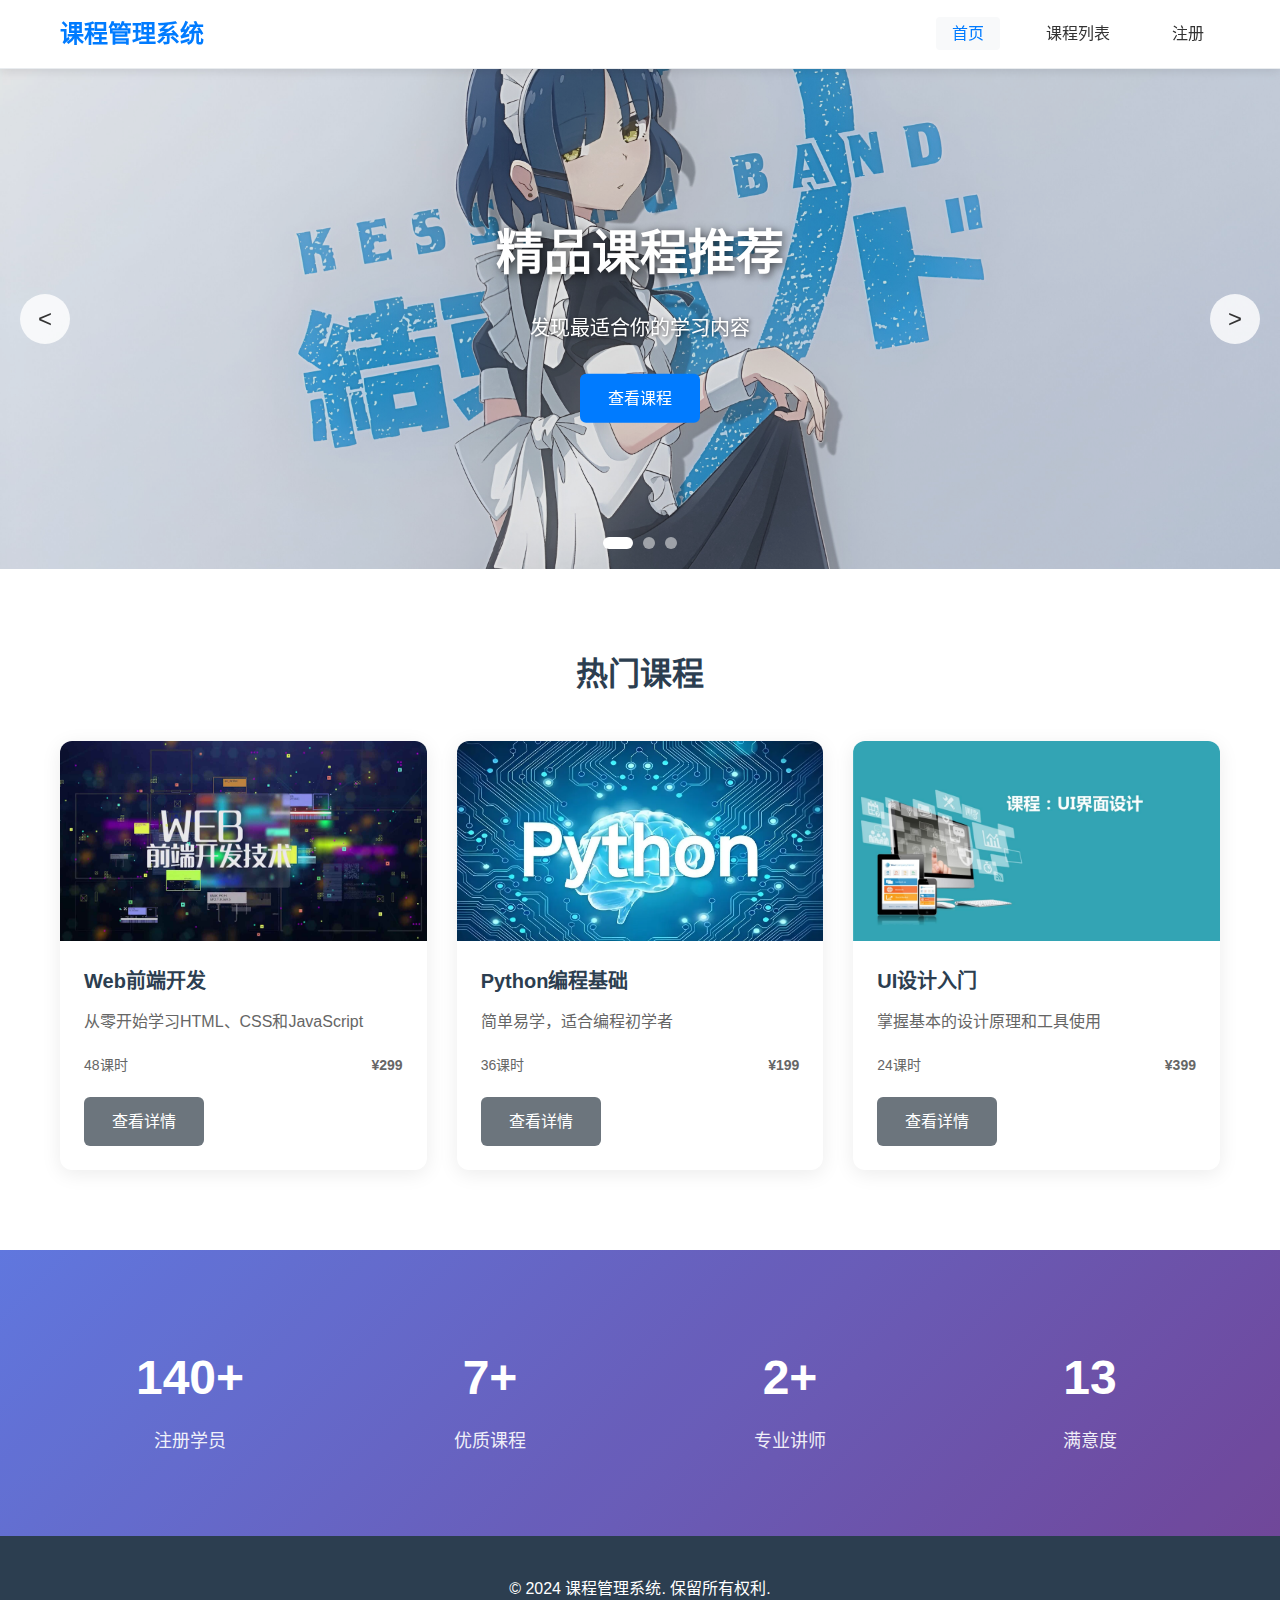
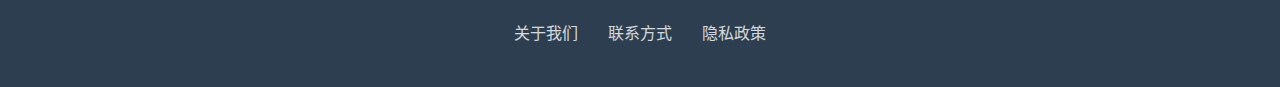
<file: index.html>
<!DOCTYPE html>
<html lang="zh-CN">
<head>
    <meta charset="UTF-8">
    <meta name="viewport" content="width=device-width, initial-scale=1.0">
    <title>课程管理系统 - 首页</title>
    <link rel="stylesheet" href="css/style.css">
    <link rel="stylesheet" href="css/responsive.css">
    <link rel="stylesheet" href="css/animations.css">
    <link rel="stylesheet" href="css/default-images.css"> <!-- 默认图片占位 -->
</head>
<body>
    <header class="header">
        <nav class="navbar">
            <div class="nav-container">
                <div class="nav-logo">
                    <h1>课程管理系统</h1>
                </div>
                <ul class="nav-menu">
                    <li class="nav-item">
                        <a href="index.html" class="nav-link active">首页</a>
                    </li>
                    <li class="nav-item">
                        <a href="courses.html" class="nav-link">课程列表</a>
                    </li>
                    <li class="nav-item">
                        <a href="register.html" class="nav-link">注册</a>
                    </li>
                </ul>
                <div class="hamburger">
                    <span></span>
                    <span></span>
                    <span></span>
                </div>
            </div>
        </nav>
    </header>

    <main>
        <!-- 轮播图区域 -->
        <section class="hero-carousel">
            <div class="carousel-container">
                <div class="carousel-slide active">
                    <img src="images/course1.jpg" alt="精品课程">
                    <div class="carousel-content">
                        <h2>精品课程推荐</h2>
                        <p>发现最适合你的学习内容</p>
                        <a href="courses.html" class="btn btn-primary">查看课程</a>
                    </div>
                </div>
                <div class="carousel-slide">
                    <img src="images/course2.jpg" alt="在线学习">
                    <div class="carousel-content">
                        <h2>在线学习平台</h2>
                        <p>随时随地，轻松学习</p>
                        <a href="courses.html" class="btn btn-primary">开始学习</a>
                    </div>
                </div>
                <div class="carousel-slide">
                    <img src="images/course3.jpg" alt="专业认证">
                    <div class="carousel-content">
                        <h2>专业认证课程</h2>
                        <p>提升技能，获得认证</p>
                        <a href="courses.html" class="btn btn-primary">了解更多</a>
                    </div>
                </div>
            </div>
            <div class="carousel-controls">
                <button class="carousel-btn prev">&lt;</button>
                <button class="carousel-btn next">&gt;</button>
            </div>
            <div class="carousel-indicators">
                <span class="indicator active" data-slide="0"></span>
                <span class="indicator" data-slide="1"></span>
                <span class="indicator" data-slide="2"></span>
            </div>
        </section>

        <!-- 特色课程展示 -->
        <section class="featured-courses">
            <div class="container">
                <h2 class="section-title">热门课程</h2>
                <div class="courses-grid">
                    <div class="course-card">
                        <img src="images/web-dev.jpg" alt="Web开发" class="course-image">
                        <div class="course-info">
                            <h3>Web前端开发</h3>
                            <p>从零开始学习HTML、CSS和JavaScript</p>
                            <div class="course-meta">
                                <span class="duration">48课时</span>
                                <span class="price">¥299</span>
                            </div>
                            <a href="course-detail.html?id=web-dev" class="btn btn-secondary">查看详情</a>
                        </div>
                    </div>
                    <div class="course-card">
                        <img src="images/python.jpg" alt="Python编程" class="course-image">
                        <div class="course-info">
                            <h3>Python编程基础</h3>
                            <p>简单易学，适合编程初学者</p>
                            <div class="course-meta">
                                <span class="duration">36课时</span>
                                <span class="price">¥199</span>
                            </div>
                            <a href="course-detail.html?id=python" class="btn btn-secondary">查看详情</a>
                        </div>
                    </div>
                    <div class="course-card">
                        <img src="images/design.jpg" alt="UI设计" class="course-image">
                        <div class="course-info">
                            <h3>UI设计入门</h3>
                            <p>掌握基本的设计原理和工具使用</p>
                            <div class="course-meta">
                                <span class="duration">24课时</span>
                                <span class="price">¥399</span>
                            </div>
                            <a href="course-detail.html?id=ui-design" class="btn btn-secondary">查看详情</a>
                        </div>
                    </div>
                </div>
            </div>
        </section>

        <!-- 统计数据展示 -->
        <section class="statistics">
            <div class="container">
                <div class="stats-grid">
                    <div class="stat-item">
                        <h3 class="stat-number">1000+</h3>
                        <p class="stat-label">注册学员</p>
                    </div>
                    <div class="stat-item">
                        <h3 class="stat-number">50+</h3>
                        <p class="stat-label">优质课程</p>
                    </div>
                    <div class="stat-item">
                        <h3 class="stat-number">20+</h3>
                        <p class="stat-label">专业讲师</p>
                    </div>
                    <div class="stat-item">
                        <h3 class="stat-number">95%</h3>
                        <p class="stat-label">满意度</p>
                    </div>
                </div>
            </div>
        </section>
    </main>

    <footer class="footer">
        <div class="container">
            <p>&copy; 2024 课程管理系统. 保留所有权利.</p>
            <div class="footer-links">
                <a href="#">关于我们</a>
                <a href="#">联系方式</a>
                <a href="#">隐私政策</a>
            </div>
        </div>
    </footer>

    <script src="js/main.js"></script>
    <script src="js/carousel.js"></script>
</body>
</html>
</file>
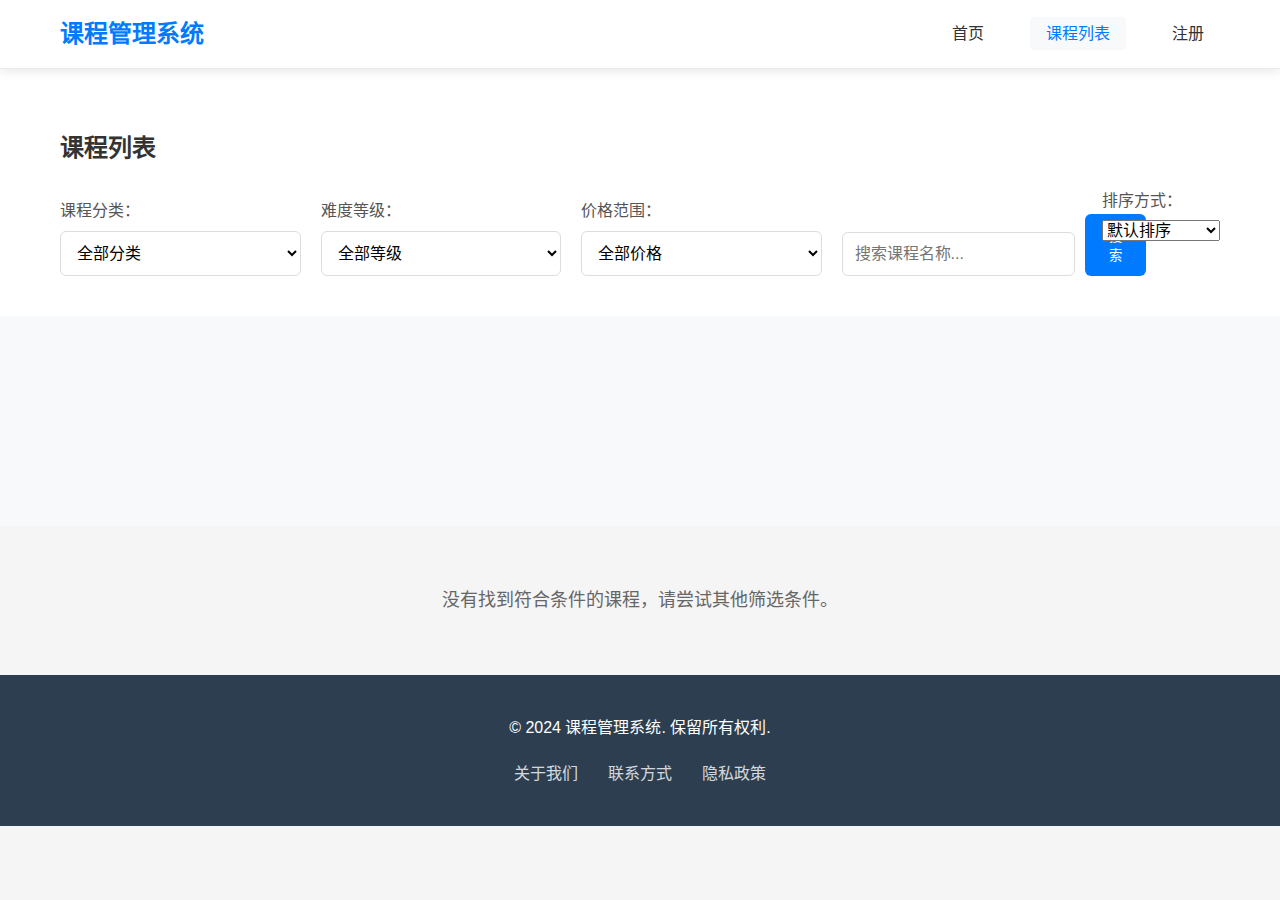
<file: courses.html>
<!DOCTYPE html>
<html lang="zh-CN">
<head>
    <meta charset="UTF-8">
    <meta name="viewport" content="width=device-width, initial-scale=1.0">
    <title>课程列表 - 课程管理系统</title>
    <link rel="stylesheet" href="css/style.css">
    <link rel="stylesheet" href="css/responsive.css">
    <link rel="stylesheet" href="css/animations.css">
</head>
<body>
    <header class="header">
        <nav class="navbar">
            <div class="nav-container">
                <div class="nav-logo">
                    <h1><a href="index.html">课程管理系统</a></h1>
                </div>
                <ul class="nav-menu">
                    <li class="nav-item">
                        <a href="index.html" class="nav-link">首页</a>
                    </li>
                    <li class="nav-item">
                        <a href="courses.html" class="nav-link active">课程列表</a>
                    </li>
                    <li class="nav-item">
                        <a href="register.html" class="nav-link">注册</a>
                    </li>
                </ul>
                <div class="hamburger">
                    <span></span>
                    <span></span>
                    <span></span>
                </div>
            </div>
        </nav>
    </header>

    <main class="courses-page">
        <!-- 课程筛选区域 -->
        <section class="course-filter-section">
            <div class="container">
                <h2>课程列表</h2>
                <div class="filter-container">
                    <div class="filter-group">
                        <label>课程分类：</label>
                        <select id="category-filter">
                            <option value="">全部分类</option>
                            <option value="programming">编程开发</option>
                            <option value="design">设计创意</option>
                            <option value="business">商业管理</option>
                            <option value="language">语言学习</option>
                            <option value="marketing">市场营销</option>
                        </select>
                    </div>
                    <div class="filter-group">
                        <label>难度等级：</label>
                        <select id="level-filter">
                            <option value="">全部等级</option>
                            <option value="beginner">初级</option>
                            <option value="intermediate">中级</option>
                            <option value="advanced">高级</option>
                        </select>
                    </div>
                    <div class="filter-group">
                        <label>价格范围：</label>
                        <select id="price-filter">
                            <option value="">全部价格</option>
                            <option value="free">免费</option>
                            <option value="0-200">¥0-200</option>
                            <option value="200-500">¥200-500</option>
                            <option value="500+">¥500以上</option>
                        </select>
                    </div>
                    <div class="search-group">
                        <input type="text" id="course-search" placeholder="搜索课程名称...">
                        <button class="search-btn">搜索</button>
                    </div>
                </div>
            </div>
        </section>

        <!-- 课程列表 -->
        <section class="course-list-section">
            <div class="container">
                <div class="courses-grid" id="course-grid">
                    <!-- 课程卡片将通过JavaScript动态生成 -->
                </div>
                <!-- 加载更多按钮 -->
                <div class="load-more-container">
                    <button id="load-more-btn" class="btn btn-primary">加载更多</button>
                </div>
            </div>
        </section>

        <!-- 无结果提示 -->
        <div id="no-results" class="no-results" style="display: none;">
            <p>没有找到符合条件的课程，请尝试其他筛选条件。</p>
        </div>
    </main>

    <footer class="footer">
        <div class="container">
            <p>&copy; 2024 课程管理系统. 保留所有权利.</p>
            <div class="footer-links">
                <a href="#">关于我们</a>
                <a href="#">联系方式</a>
                <a href="#">隐私政策</a>
            </div>
        </div>
    </footer>

    <script src="js/main.js"></script>
    <script src="js/course-filter.js"></script>
</body>
</html>
</file>
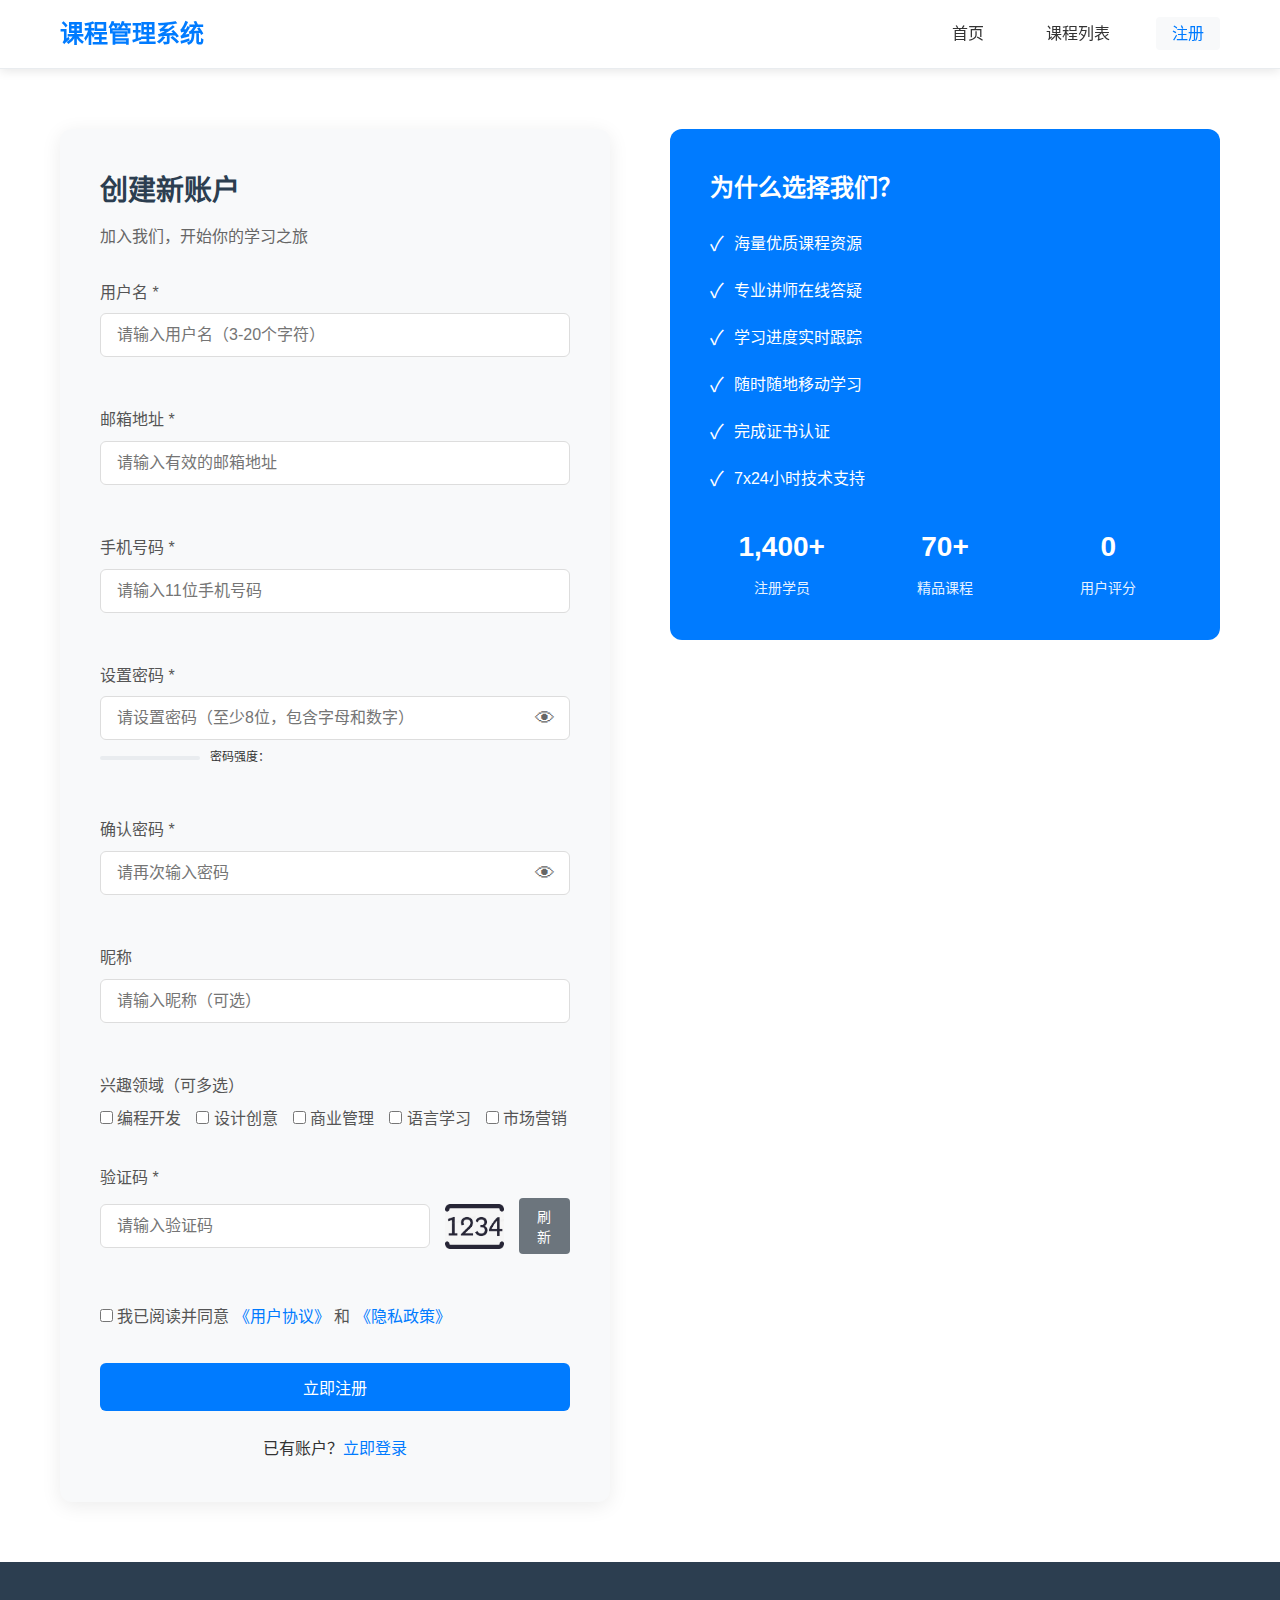
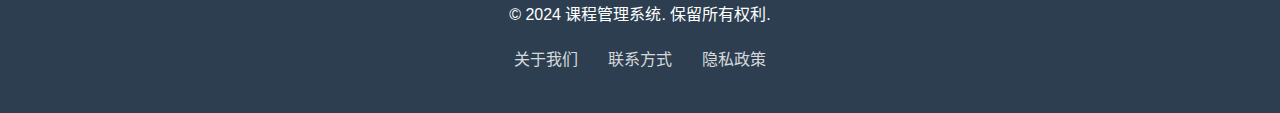
<file: register.html>
<!DOCTYPE html>
<html lang="zh-CN">
<head>
    <meta charset="UTF-8">
    <meta name="viewport" content="width=device-width, initial-scale=1.0">
    <title>用户注册 - 课程管理系统</title>
    <link rel="stylesheet" href="css/style.css">
    <link rel="stylesheet" href="css/responsive.css">
    <link rel="stylesheet" href="css/animations.css">
</head>
<body>
    <header class="header">
        <nav class="navbar">
            <div class="nav-container">
                <div class="nav-logo">
                    <h1><a href="index.html">课程管理系统</a></h1>
                </div>
                <ul class="nav-menu">
                    <li class="nav-item">
                        <a href="index.html" class="nav-link">首页</a>
                    </li>
                    <li class="nav-item">
                        <a href="courses.html" class="nav-link">课程列表</a>
                    </li>
                    <li class="nav-item">
                        <a href="register.html" class="nav-link active">注册</a>
                    </li>
                </ul>
                <div class="hamburger">
                    <span></span>
                    <span></span>
                    <span></span>
                </div>
            </div>
        </nav>
    </header>

    <!-- 注册页面主体 -->
    <main class="register-page">
        <section class="register-section">
            <div class="container">
                <div class="register-wrapper">
                    <!-- 注册表单 -->
                    <div class="register-form-container">
                        <h2 class="form-title">创建新账户</h2>
                        <p class="form-subtitle">加入我们，开始你的学习之旅</p>

                        <form id="register-form" class="register-form">
                            <!-- 用户名 -->
                            <div class="form-group">
                                <label for="username">用户名 *</label>
                                <input type="text" id="username" name="username" required
                                       placeholder="请输入用户名（3-20个字符）"
                                       data-error="用户名不符合要求">
                                <span class="error-message"></span>
                            </div>

                            <!-- 邮箱 -->
                            <div class="form-group">
                                <label for="email">邮箱地址 *</label>
                                <input type="email" id="email" name="email" required
                                       placeholder="请输入有效的邮箱地址"
                                       data-error="请输入有效的邮箱地址">
                                <span class="error-message"></span>
                            </div>

                            <!-- 手机号 -->
                            <div class="form-group">
                                <label for="phone">手机号码 *</label>
                                <input type="tel" id="phone" name="phone" required
                                       placeholder="请输入11位手机号码"
                                       data-error="请输入有效的手机号码">
                                <span class="error-message"></span>
                            </div>

                            <!-- 密码 -->
                            <div class="form-group">
                                <label for="password">设置密码 *</label>
                                <div class="password-wrapper">
                                    <input type="password" id="password" name="password" required
                                           placeholder="请设置密码（至少8位，包含字母和数字）"
                                           data-error="密码强度不够">
                                    <button type="button" class="toggle-password">👁</button>
                                </div>
                                <div class="password-strength">
                                    <span class="strength-bar"></span>
                                    <span class="strength-text">密码强度：</span>
                                </div>
                                <span class="error-message"></span>
                            </div>

                            <!-- 确认密码 -->
                            <div class="form-group">
                                <label for="confirm-password">确认密码 *</label>
                                <div class="password-wrapper">
                                    <input type="password" id="confirm-password" name="confirm-password" required
                                           placeholder="请再次输入密码"
                                           data-error="两次密码输入不一致">
                                    <button type="button" class="toggle-password">👁</button>
                                </div>
                                <span class="error-message"></span>
                            </div>

                            <!-- 昵称 -->
                            <div class="form-group">
                                <label for="nickname">昵称</label>
                                <input type="text" id="nickname" name="nickname"
                                       placeholder="请输入昵称（可选）">
                                <span class="error-message"></span>
                            </div>

                            <!-- 兴趣领域 -->
                            <div class="form-group">
                                <label>兴趣领域（可多选）</label>
                                <div class="checkbox-group">
                                    <label class="checkbox-item">
                                        <input type="checkbox" name="interests" value="programming">
                                        <span>编程开发</span>
                                    </label>
                                    <label class="checkbox-item">
                                        <input type="checkbox" name="interests" value="design">
                                        <span>设计创意</span>
                                    </label>
                                    <label class="checkbox-item">
                                        <input type="checkbox" name="interests" value="business">
                                        <span>商业管理</span>
                                    </label>
                                    <label class="checkbox-item">
                                        <input type="checkbox" name="interests" value="language">
                                        <span>语言学习</span>
                                    </label>
                                    <label class="checkbox-item">
                                        <input type="checkbox" name="interests" value="marketing">
                                        <span>市场营销</span>
                                    </label>
                                </div>
                            </div>

                            <!-- 验证码 -->
                            <div class="form-group">
                                <label for="captcha">验证码 *</label>
                                <div class="captcha-group">
                                    <input type="text" id="captcha" name="captcha" required
                                           placeholder="请输入验证码"
                                           data-error="验证码错误">
                                    <img id="captcha-image" src="images/captcha.jpg" alt="验证码" class="captcha-image">
                                    <button type="button" id="refresh-captcha" class="refresh-captcha">刷新</button>
                                </div>
                                <span class="error-message"></span>
                            </div>

                            <!-- 协议同意 -->
                            <div class="form-group checkbox-group">
                                <label class="agreement-item">
                                    <input type="checkbox" id="agreement" name="agreement" required
                                           data-error="请同意用户协议">
                                    <span>我已阅读并同意 <a href="#" target="_blank">《用户协议》</a> 和 <a href="#" target="_blank">《隐私政策》</a></span>
                                </label>
                                <span class="error-message"></span>
                            </div>

                            <!-- 提交按钮 -->
                            <button type="submit" class="btn btn-primary btn-full">
                                <span class="btn-text">立即注册</span>
                                <span class="loading-spinner" style="display: none;">⏳</span>
                            </button>
                        </form>

                        <!-- 表单成功提示 -->
                        <div id="success-message" class="success-message" style="display: none;">
                            <h3>🎉 注册成功！</h3>
                            <p>欢迎加入我们！我们将在3秒后自动跳转到登录页面...</p>
                        </div>

                        <!-- 登录链接 -->
                        <div class="login-link">
                            <p>已有账户？<a href="#">立即登录</a></p>
                        </div>
                    </div>

                    <!-- 注册页右侧信息 -->
                    <div class="register-info">
                        <h3>为什么选择我们？</h3>
                        <ul class="benefits-list">
                            <li><span class="icon">✓</span> 海量优质课程资源</li>
                            <li><span class="icon">✓</span> 专业讲师在线答疑</li>
                            <li><span class="icon">✓</span> 学习进度实时跟踪</li>
                            <li><span class="icon">✓</span> 随时随地移动学习</li>
                            <li><span class="icon">✓</span> 完成证书认证</li>
                            <li><span class="icon">✓</span> 7x24小时技术支持</li>
                        </ul>
                        <div class="stats">
                            <div class="stat-item">
                                <span class="stat-number">10,000+</span>
                                <span class="stat-label">注册学员</span>
                            </div>
                            <div class="stat-item">
                                <span class="stat-number">500+</span>
                                <span class="stat-label">精品课程</span>
                            </div>
                            <div class="stat-item">
                                <span class="stat-number">4.9</span>
                                <span class="stat-label">用户评分</span>
                            </div>
                        </div>
                    </div>
                </div>
            </div>
        </section>
    </main>

    <footer class="footer">
        <div class="container">
            <p>&copy; 2024 课程管理系统. 保留所有权利.</p>
            <div class="footer-links">
                <a href="#">关于我们</a>
                <a href="#">联系方式</a>
                <a href="#">隐私政策</a>
            </div>
        </div>
    </footer>

    <script src="js/main.js"></script>
    <script src="js/form-validation.js"></script>
</body>
</html>
</file>
<file: css/style.css>
/* 基础样式重置 */
* {
    margin: 0;
    padding: 0;
    box-sizing: border-box;
}

body {
    font-family: -apple-system, BlinkMacSystemFont, 'Segoe UI', Roboto, 'Helvetica Neue', Arial, 'Noto Sans', sans-serif;
    font-size: 16px;
    line-height: 1.6;
    color: #333;
    background-color: #f5f5f5;
}

a {
    text-decoration: none;
    color: inherit;
    transition: color 0.3s ease;
}

a:hover {
    color: #007bff;
}

ul {
    list-style: none;
}

img {
    max-width: 100%;
    height: auto;
}

button {
    cursor: pointer;
    border: none;
    background: none;
    font-family: inherit;
}

input, select, textarea {
    font-family: inherit;
    font-size: inherit;
}

/* 通用类 */
.container {
    max-width: 1200px;
    margin: 0 auto;
    padding: 0 20px;
}

.btn {
    display: inline-block;
    padding: 12px 24px;
    border-radius: 6px;
    font-size: 16px;
    font-weight: 500;
    text-align: center;
    transition: all 0.3s ease;
    cursor: pointer;
    border: none;
    min-width: 120px;
}

.btn-primary {
    background-color: #007bff;
    color: white;
}

.btn-primary:hover {
    background-color: #0056b3;
    transform: translateY(-2px);
    box-shadow: 0 4px 12px rgba(0, 123, 255, 0.3);
}

.btn-secondary {
    background-color: #6c757d;
    color: white;
}

.btn-secondary:hover {
    background-color: #545b62;
}

.btn-large {
    padding: 16px 32px;
    font-size: 18px;
    min-width: 180px;
}

.btn-full {
    width: 100%;
}

.section-title {
    font-size: 32px;
    font-weight: 700;
    text-align: center;
    margin-bottom: 40px;
    color: #2c3e50;
}

/* 头部导航 */
.header {
    background-color: white;
    box-shadow: 0 2px 10px rgba(0, 0, 0, 0.1);
    position: sticky;
    top: 0;
    z-index: 1000;
    border-bottom: 1px solid #e9ecef;  /* 添加底边界避免深色模式下混为一体 */
}

.navbar {
    padding: 15px 0;
}

.nav-container {
    display: flex;
    justify-content: space-between;
    align-items: center;
    max-width: 1200px;
    margin: 0 auto;
    padding: 0 20px;
}

.nav-logo h1 {
    font-size: 24px;
    color: #007bff;
    font-weight: 700;
}

.nav-menu {
    display: flex;
    gap: 30px;
}

.nav-link {
    font-weight: 500;
    padding: 8px 16px;
    border-radius: 4px;
    transition: all 0.3s ease;
}

.nav-link:hover,
.nav-link.active {
    background-color: #f8f9fa;
    color: #007bff;
}

.hamburger {
    display: none;
    flex-direction: column;
    cursor: pointer;
}

.hamburger span {
    width: 25px;
    height: 3px;
    background-color: #333;
    margin: 3px 0;
    transition: 0.3s;
}

/* 轮播图 */
.hero-carousel {
    position: relative;
    height: 500px;
    overflow: hidden;
    background-color: #f0f0f0;
    will-change: transform; /* 硬件加速 */
    transform: translateZ(0);
}

.carousel-container {
    position: relative;
    height: 100%;
}

.carousel-slide {
    position: absolute;
    width: 100%;
    height: 100%;
    opacity: 0;
    transition: opacity 0.6s cubic-bezier(0.4, 0, 0.2, 1); /* 更平滑的动画 */
    will-change: opacity;
}

.carousel-slide.active {
    opacity: 1;
}

.carousel-slide img {
    width: 100%;
    height: 100%;
    object-fit: cover;
    background: linear-gradient(135deg, #667eea 0%, #764ba2 100%); /* 默认背景防止空白 */
    filter: brightness(0.9); /* 稍微降低亮度让文字更清晰 */
}

.carousel-content {
    position: absolute;
    top: 50%;
    left: 50%;
    transform: translate(-50%, -50%);
    text-align: center;
    color: white;
    z-index: 2;
}

.carousel-content h2 {
    font-size: 48px;
    margin-bottom: 20px;
    text-shadow: 2px 2px 8px rgba(0, 0, 0, 0.7);
}

.carousel-content p {
    font-size: 20px;
    margin-bottom: 30px;
    text-shadow: 1px 1px 4px rgba(0, 0, 0, 0.7);
}

.carousel-controls {
    position: absolute;
    top: 50%;
    transform: translateY(-50%);
    width: 100%;
    display: flex;
    justify-content: space-between;
    padding: 0 20px;
}

.carousel-btn {
    background-color: rgba(255, 255, 255, 0.8);
    color: #333;
    width: 50px;
    height: 50px;
    border-radius: 50%;
    font-size: 24px;
    transition: all 0.3s ease;
}

.carousel-btn:hover {
    background-color: white;
    transform: scale(1.1);
}

.carousel-indicators {
    position: absolute;
    bottom: 20px;
    left: 50%;
    transform: translateX(-50%);
    display: flex;
    gap: 10px;
}

.indicator {
    width: 12px;
    height: 12px;
    background-color: rgba(255, 255, 255, 0.5);
    border-radius: 50%;
    cursor: pointer;
    transition: all 0.3s ease;
}

.indicator.active {
    background-color: white;
    width: 30px;
    border-radius: 6px;
}

/* 特色课程 */
.featured-courses {
    padding: 80px 0;
    background-color: white;
}

.courses-grid {
    display: grid;
    grid-template-columns: repeat(auto-fit, minmax(300px, 1fr));
    gap: 30px;
    margin-top: 40px;
}

.course-card {
    background-color: white;
    border-radius: 12px;
    overflow: hidden;
    box-shadow: 0 4px 20px rgba(0, 0, 0, 0.08);
    transition: all 0.3s ease;
}

.course-card:hover {
    transform: translateY(-8px);
    box-shadow: 0 12px 30px rgba(0, 0, 0, 0.15);
}

.course-image {
    width: 100%;
    height: 200px;
    object-fit: cover;
}

.course-info {
    padding: 24px;
}

.course-info h3 {
    font-size: 20px;
    margin-bottom: 12px;
    color: #2c3e50;
}

.course-info p {
    color: #666;
    margin-bottom: 20px;
    line-height: 1.6;
}

.course-meta {
    display: flex;
    justify-content: space-between;
    align-items: center;
    margin-bottom: 20px;
}

.duration {
    color: #666;
    font-size: 14px;
}

.price {
    font-size: 24px;
    font-weight: 700;
    color: #ff6b6b;
}

/* 统计数据 */
.statistics {
    padding: 80px 0;
    background: linear-gradient(135deg, #667eea 0%, #764ba2 100%);
    color: white;
    position: relative;  /* 添加相对定位以确保背景叠加 */
    z-index: 1;
}

.statistics::before {  /* 深色模式遮罩层 */
    content: '';
    position: absolute;
    top: 0;
    left: 0;
    width: 100%;
    height: 100%;
    background: rgba(0, 0, 0, 0.05);
    z-index: -1;
}

.stats-grid {
    display: grid;
    grid-template-columns: repeat(auto-fit, minmax(250px, 1fr));
    gap: 40px;
    text-align: center;
}

.stat-item h3 {
    font-size: 48px;
    font-weight: 700;
    margin-bottom: 10px;
}

.stat-item p {
    font-size: 18px;
    opacity: 0.9;
}

/* 页脚 */
.footer {
    background-color: #2c3e50;
    color: white;
    padding: 40px 0;
    text-align: center;
}

.footer p {
    margin-bottom: 20px;
}

.footer-links {
    display: flex;
    justify-content: center;
    gap: 30px;
}

.footer-links a {
    color: white;
    opacity: 0.8;
    transition: opacity 0.3s ease;
}

.footer-links a:hover {
    opacity: 1;
}

/* 课程列表页面 */
.course-filter-section {
    padding: 60px 0 40px;
    background-color: white;
}

.filter-container {
    display: grid;
    grid-template-columns: repeat(auto-fit, minmax(200px, 1fr));
    gap: 20px;
    margin-top: 30px;
}

.sort-control {
    grid-column: -1;
    margin-top: -10px;
}

.sort-control label {
    font-weight: 500;
    margin-bottom: 5px;
    display: block;
    color: #555;
}

.filter-group {
    display: flex;
    flex-direction: column;
}

.filter-group label {
    margin-bottom: 8px;
    font-weight: 500;
    color: #555;
}

.filter-group select,
.search-group input {
    padding: 12px;
    border: 1px solid #ddd;
    border-radius: 6px;
    background-color: white;
    transition: border-color 0.3s ease;
}

.filter-group select:focus,
.search-group input:focus {
    outline: none;
    border-color: #007bff;
}

.search-group {
    display: flex;
    gap: 10px;
    align-items: flex-end;
}

.search-btn {
    padding: 12px 24px;
    background-color: #007bff;
    color: white;
    border-radius: 6px;
    transition: background-color 0.3s ease;
}

.search-btn:hover {
    background-color: #0056b3;
}

.course-list-section {
    padding: 40px 0 80px;
    background-color: #f8f9fa;
}

.load-more-container {
    text-align: center;
    margin-top: 50px;
}

.no-results {
    text-align: center;
    padding: 60px 20px;
    color: #666;
    font-size: 18px;
}

/* 课程详情页面 */
.breadcrumb {
    background-color: #f8f9fa;
    padding: 20px 0;
    font-size: 14px;
    color: #666;
}

.breadcrumb a {
    color: #007bff;
    margin-right: 10px;
}

.breadcrumb a::after {
    content: ' ';
    margin-left: 10px;
}

.course-header {
    padding: 40px 0;
    background-color: white;
}

.course-header-content {
    display: grid;
    grid-template-columns: 1fr 1fr;
    gap: 40px;
    align-items: start;
}

.main-course-image {
    width: 100%;
    height: 350px;
    object-fit: cover;
    border-radius: 8px;
}

.course-gallery {
    display: flex;
    gap: 10px;
    margin-top: 15px;
}

.course-gallery .thumb {
    width: 80px;
    height: 60px;
    object-fit: cover;
    border-radius: 4px;
    cursor: pointer;
    opacity: 0.7;
    transition: opacity 0.3s ease;
}

.course-gallery .thumb.active,
.course-gallery .thumb:hover {
    opacity: 1;
}

.course-title {
    font-size: 32px;
    margin-bottom: 20px;
    color: #2c3e50;
}

.course-meta {
    display: flex;
    flex-wrap: wrap;
    gap: 20px;
    margin-bottom: 20px;
}

.course-meta span {
    color: #666;
    font-size: 14px;
}

.course-rating {
    display: flex;
    align-items: center;
    gap: 10px;
    margin-bottom: 20px;
}

.stars {
    color: #ffc107;
}

.rating-score {
    font-size: 20px;
    font-weight: 700;
}

.review-count {
    color: #666;
}

.course-intro {
    margin-bottom: 20px;
    line-height: 1.8;
    color: #555;
}

.course-tags {
    display: flex;
    flex-wrap: wrap;
    gap: 10px;
    margin-bottom: 30px;
}

.tag {
    padding: 6px 16px;
    background-color: #f0f0f0;
    color: #666;
    border-radius: 20px;
    font-size: 14px;
}

.course-purchase {
    border-top: 1px solid #eee;
    padding-top: 30px;
}

.price-section {
    display: flex;
    align-items: center;
    gap: 15px;
    margin-bottom: 20px;
}

.current-price {
    font-size: 36px;
    font-weight: 700;
    color: #ff6b6b;
}

.original-price {
    font-size: 20px;
    color: #999;
    text-decoration: line-through;
}

.discount {
    padding: 4px 12px;
    background-color: #ff6b6b;
    color: white;
    border-radius: 4px;
    font-size: 14px;
}

/* 标签页 */
.course-detail-tabs {
    padding: 40px 0;
    background-color: #f8f9fa;
}

.tabs-header {
    display: flex;
    gap: 20px;
    margin-bottom: 30px;
    border-bottom: 2px solid #e9ecef;
}

.tab-btn {
    padding: 16px 24px;
    font-size: 16px;
    font-weight: 500;
    color: #666;
    border: none;
    background: none;
    cursor: pointer;
    position: relative;
    transition: color 0.3s ease;
}

.tab-btn.active {
    color: #007bff;
}

.tab-btn.active::after {
    content: '';
    position: absolute;
    bottom: -2px;
    left: 0;
    right: 0;
    height: 2px;
    background-color: #007bff;
}

.tab-content {
    display: none;
    padding: 30px;
    background-color: white;
    border-radius: 8px;
}

.tab-content.active {
    display: block;
}

.tab-content h3 {
    margin-bottom: 20px;
    color: #2c3e50;
}

.tab-content ul {
    padding-left: 20px;
    margin-bottom: 20px;
}

.tab-content li {
    margin-bottom: 10px;
    line-height: 1.6;
}

.chapter-list {
    counter-reset: chapter;
}

.lesson-item {
    display: flex;
    justify-content: space-between;
    align-items: center;
    padding: 15px 0;
    border-bottom: 1px solid #f0f0f0;
}

.lesson-duration {
    color: #999;
    font-size: 14px;
}

/* 评价样式 */
.reviews-summary {
    margin-bottom: 30px;
}

.rating-bars {
    margin-top: 20px;
}

.rating-bar-row {
    display: flex;
    align-items: center;
    gap: 15px;
    margin-bottom: 10px;
}

.bar {
    flex: 1;
    height: 20px;
    background-color: #f0f0f0;
    border-radius: 10px;
    overflow: hidden;
}

.fill {
    height: 100%;
    background-color: #ffc107;
    transition: width 0.3s ease;
}

/* 相关课程 */
.related-courses {
    padding: 60px 0;
    background-color: white;
}

/* 注册页面 */
.register-page {
    background-color: white;
    padding: 60px 0;
    min-height: calc(100vh - 200px);
}

.register-wrapper {
    display: grid;
    grid-template-columns: 1fr 1fr;
    gap: 60px;
    align-items: start;
}

.register-form-container {
    padding: 40px;
    background-color: #f8f9fa;
    border-radius: 12px;
    box-shadow: 0 4px 20px rgba(0, 0, 0, 0.08);
}

.form-title {
    font-size: 28px;
    margin-bottom: 10px;
    color: #2c3e50;
}

.form-subtitle {
    color: #666;
    margin-bottom: 30px;
}

.form-group {
    margin-bottom: 25px;
}

.form-group label {
    display: block;
    margin-bottom: 8px;
    font-weight: 500;
    color: #555;
}

.form-group input,
.form-group select,
.form-group textarea {
    width: 100%;
    padding: 12px 16px;
    border: 1px solid #ddd;
    border-radius: 6px;
    background-color: white;
    transition: border-color 0.3s ease;
}

.form-group input:focus,
.form-group select:focus,
.form-group textarea:focus {
    outline: none;
    border-color: #007bff;
}

.password-wrapper {
    position: relative;
}

.toggle-password {
    position: absolute;
    right: 15px;
    top: 50%;
    transform: translateY(-50%);
    background: none;
    border: none;
    cursor: pointer;
    font-size: 20px;
    color: #666;
}

.password-strength {
    display: flex;
    align-items: center;
    gap: 10px;
    margin-top: 8px;
    font-size: 12px;
}

.strength-bar {
    width: 100px;
    height: 4px;
    background-color: #e9ecef;
    border-radius: 2px;
    transition: background-color 0.3s ease;
}

.checkbox-group {
    display: flex;
    flex-wrap: wrap;
    gap: 15px;
}

.checkbox-item {
    display: flex;
    align-items: center;
    gap: 8px;
    cursor: pointer;
}

.checkbox-item input[type="checkbox"] {
    width: auto;
    margin: 0;
}

.captcha-group {
    display: flex;
    align-items: center;
    gap: 15px;
}

.captcha-image {
    height: 45px;
    border-radius: 4px;
    cursor: pointer;
}

.refresh-captcha {
    padding: 8px 16px;
    background-color: #6c757d;
    color: white;
    border-radius: 4px;
    font-size: 14px;
}

.refresh-captcha:hover {
    background-color: #545b62;
}

.error-message {
    display: block;
    color: #dc3545;
    font-size: 14px;
    margin-top: 5px;
    min-height: 20px;
}

.success-message {
    text-align: center;
    padding: 40px;
    background-color: #d4edda;
    border-radius: 8px;
    color: #155724;
}

.login-link {
    text-align: center;
    margin-top: 25px;
}

.login-link a {
    color: #007bff;
}

.login-link a:hover {
    text-decoration: underline;
}

.register-info {
    padding: 40px;
    background-color: #007bff;
    color: white;
    border-radius: 12px;
}

.register-info h3 {
    font-size: 24px;
    margin-bottom: 20px;
}

.benefits-list {
    list-style: none;
    margin-bottom: 30px;
}

.benefits-list li {
    display: flex;
    align-items: center;
    gap: 10px;
    margin-bottom: 15px;
}

.benefits-list .icon {
    font-size: 20px;
}

.register-info .stats {
    display: grid;
    grid-template-columns: repeat(3, 1fr);
    gap: 20px;
    text-align: center;
    margin-top: 30px;
}

.stat-number {
    display: block;
    font-size: 28px;
    font-weight: 700;
    margin-bottom: 5px;
}

.stat-label {
    font-size: 14px;
    opacity: 0.9;
}

.agreement-item {
    display: flex;
    align-items: flex-start;
    gap: 8px;
    margin: 0;
}

.agreement-item input {
    width: auto;
    margin-top: 3px;
}

.agreement-item a {
    color: #007bff;
}

.agreement-item a:hover {
    text-decoration: underline;
}

.loading-spinner {
    display: inline-block;
    animation: spin 1s linear infinite;
}

@keyframes spin {
    to { transform: rotate(360deg); }
}

/* 课程详情 - 讲师卡片 */
.instructor-card {
    display: flex;
    gap: 30px;
    padding: 30px;
    background-color: #f8f9fa;
    border-radius: 8px;
}

.instructor-avatar {
    width: 150px;
    height: 150px;
    border-radius: 50%;
    object-fit: cover;
}

.instructor-info h3 {
    font-size: 24px;
    margin-bottom: 10px;
}

.instructor-title {
    color: #666;
    margin-bottom: 15px;
}

.instructor-bio {
    line-height: 1.8;
    margin-bottom: 20px;
}

.instructor-stats {
    display: flex;
    gap: 30px;
}

.instructor-stats .stat {
    text-align: center;
}

.instructor-stats .number {
    display: block;
    font-size: 24px;
    font-weight: 700;
    color: #007bff;
}

/* 表单验证样式 */
.form-group.error input,
.form-group.error select,
.form-group.error textarea {
    border-color: #dc3545;
}

.form-group.success input,
.form-group.success select,
.form-group.success textarea {
    border-color: #28a745;
}
</file>
<file: css/responsive.css>
/* 响应式设计 */

/* 横向平板和桌面 */
@media (min-width: 1025px) {
    .nav-menu {
        display: flex !important;
    }
}

/* 平板设备 (768px - 1024px) */
@media (max-width: 1024px) {
    .container {
        padding: 0 15px;
    }

    .nav-container {
        padding: 0 15px;
    }

    /* 移动端导航菜单 */
    .nav-menu {
        position: fixed;
        left: -100%;
        top: 60px;
        flex-direction: column;
        background-color: white;
        width: 100%;
        text-align: center;
        transition: 0.3s;
        box-shadow: 0 10px 27px rgba(0, 0, 0, 0.05);
        padding: 20px 0;
        z-index: 999;
    }

    .nav-menu.active {
        left: 0;
    }

    .hamburger {
        display: flex;
    }

    .hamburger.active span:nth-child(2) {
        opacity: 0;
    }

    .hamburger.active span:nth-child(1) {
        transform: translateY(9px) rotate(45deg);
    }

    .hamburger.active span:nth-child(3) {
        transform: translateY(-9px) rotate(-45deg);
    }

    /* 轮播图调整 */
    .hero-carousel {
        height: 400px;
    }

    .carousel-content h2 {
        font-size: 36px;
    }

    .carousel-content p {
        font-size: 18px;
    }

    /* 课程网格 */
    .courses-grid {
        grid-template-columns: repeat(auto-fit, minmax(280px, 1fr));
        gap: 20px;
    }

    /* 课程详情页 */
    .course-header-content {
        grid-template-columns: 1fr;
        gap: 30px;
    }

    /* 注册页面 */
    .register-wrapper {
        grid-template-columns: 1fr;
        gap: 40px;
    }

    .register-info {
        order: -1;
    }

    /* 统计数据 */
    .stats-grid {
        grid-template-columns: repeat(2, 1fr);
        gap: 30px;
    }
}

/* 手机设备 (最大768px) */
@media (max-width: 768px) {
    body {
        font-size: 14px;
    }

    .btn {
        padding: 10px 20px;
        font-size: 15px;
    }

    .btn-large {
        padding: 14px 28px;
        font-size: 16px;
    }

    .section-title {
        font-size: 24px;
        margin-bottom: 30px;
    }

    /* 头部导航 */
    .nav-logo h1 {
        font-size: 20px;
    }

    /* 轮播图调整 */
    .hero-carousel {
        height: 300px;
    }

    .carousel-content h2 {
        font-size: 28px;
        margin-bottom: 15px;
    }

    .carousel-content p {
        font-size: 16px;
        margin-bottom: 20px;
    }

    .carousel-btn {
        width: 40px;
        height: 40px;
        font-size: 20px;
    }

    /* 特色课程 */
    .featured-courses {
        padding: 60px 0;
    }

    .courses-grid {
        grid-template-columns: 1fr;
        gap: 20px;
    }

    /* 统计数据 */
    .statistics {
        padding: 60px 0;
    }

    .stats-grid {
        grid-template-columns: repeat(2, 1fr);
        gap: 20px;
    }

    .stat-item h3 {
        font-size: 32px;
    }

    /* 页脚 */
    .footer {
        padding: 30px 0;
    }

    .footer-links {
        flex-direction: column;
        gap: 15px;
    }

    /* 课程列表页面 */
    .course-filter-section {
        padding: 40px 0 30px;
    }

    .filter-container {
        grid-template-columns: 1fr;
        gap: 15px;
    }

    .sort-control {
        grid-column: 1;
        margin-top: 0;
        margin-bottom: 10px;
    }

    .course-list-section {
        padding: 30px 0 60px;
    }

    /* 课程详情页面 */
    .breadcrumb {
        padding: 15px 0;
        font-size: 12px;
    }

    .course-header {
        padding: 30px 0;
    }

    .main-course-image {
        height: 250px;
    }

    .course-title {
        font-size: 24px;
    }

    .course-meta {
        flex-direction: column;
        gap: 10px;
    }

    .current-price {
        font-size: 28px;
    }

    .course-purchase {
        display: flex;
        flex-direction: column;
        gap: 10px;
    }

    .btn-primary,
    .btn-secondary {
        width: 100%;
    }

    /* 标签页 */
    .tabs-header {
        display: flex;
        overflow-x: auto;
        -webkit-overflow-scrolling: touch;
        padding-bottom: 10px;
        margin-bottom: 20px;
    }

    .tab-btn {
        white-space: nowrap;
        padding: 12px 16px;
        font-size: 14px;
    }

    .tab-content {
        padding: 20px;
    }

    .instructor-card {
        flex-direction: column;
        text-align: center;
    }

    /* 注册页面 */
    .register-page {
        padding: 40px 0;
    }

    .register-form-container {
        padding: 25px;
    }

    .form-title {
        font-size: 24px;
    }

    .checkbox-group {
        flex-direction: column;
        gap: 10px;
    }

    .captcha-group {
        flex-direction: column;
        gap: 10px;
        align-items: flex-start;
    }

    .register-info {
        padding: 25px;
    }

    .register-info h3 {
        font-size: 20px;
    }

    .register-info .stats {
        grid-template-columns: repeat(3, 1fr);
        gap: 15px;
    }

    .stat-number {
        font-size: 20px;
    }
}

/* 小手机设备 (最大480px) */
@media (max-width: 480px) {
    /* 轮播图 */
    .hero-carousel {
        height: 250px;
    }

    .carousel-content h2 {
        font-size: 22px;
    }

    .carousel-content p {
        font-size: 14px;
    }

    .carousel-content .btn {
        padding: 8px 16px;
        font-size: 14px;
    }

    /* 统计数据 */
    .stats-grid {
        grid-template-columns: 1fr;
        gap: 20px;
    }

    /* 课程详情 */
    .course-gallery {
        gap: 5px;
    }

    .course-gallery .thumb {
        width: 60px;
        height: 45px;
    }

    .course-intro {
        font-size: 14px;
    }

    /* 注册页面 */
    .register-form-container {
        padding: 20px;
    }

    .register-info {
        padding: 20px;
    }

    .register-info .stats {
        grid-template-columns: 1fr;
        gap: 15px;
    }

    /* 弹出框和模态框在小屏幕上 */
    .modal-content {
        width: 90%;
        max-width: 400px;
    }
}

/* 横屏模式 */
@media (max-width: 768px) and (orientation: landscape) {
    .hero-carousel {
        height: 200px;
    }

    .carousel-content h2 {
        font-size: 20px;
    }
}

/* 平板电脑横屏到桌面切换 */
@media (min-width: 769px) and (max-width: 1024px) {
    .courses-grid {
        grid-template-columns: repeat(2, 1fr);
    }
}

/* 打印样式 */
@media print {
    .header,
    .footer,
    .breadcrumb,
    .course-purchase,
    .carousel-controls,
    .carousel-indicators {
        display: none !important;
    }

    body {
        background-color: white !important;
        color: black !important;
    }

    .container {
        max-width: 100% !important;
    }

    .course-detail-page,
    .course-list-section {
        padding: 0 !important;
    }

    .course-card,
    .tab-content {
        box-shadow: none !important;
        border: 1px solid #ddd;
    }
}

/* 黑暗模式支持 */
@media (prefers-color-scheme: dark) {
    body {
        background: #0f172a;
        color: #e2e8f0;
    }

    .header {
        background: rgba(15, 23, 42, 0.95);
        backdrop-filter: blur(10px);
        box-shadow: 0 2px 10px rgba(0, 0, 0, 0.3);
        border-bottom: 1px solid rgba(255, 255, 255, 0.05);
    }

    .navbar {
        background: transparent !important;  /* 避免与header背景冲突 */
        border: none !important;
    }

    .nav-logo h1 {
        color: #60a5fa !important;  /* 浅色文字增强可读性 */
        text-shadow: 0 0 10px rgba(96, 165, 250, 0.3);
    }

    .nav-link {
        color: #cbd5e1 !important;
        border-radius: 8px;
        transition: all 0.3s ease;
        position: relative;
    }

    .nav-link:hover,
    .nav-link.active {
        background: rgba(96, 165, 250, 0.15);
        color: #60a5fa !important;
        text-shadow: 0 0 5px rgba(96, 165, 250, 0.3);
    }

    /* 移动端菜单深色背景和清晰的边界 */
    @media (max-width: 1024px) {
        .nav-menu {
            background: rgba(15, 23, 42, 0.98) !important;
            backdrop-filter: blur(15px);
            border-top: 1px solid rgba(255, 255, 255, 0.1);
            border-radius: 0 0 12px 12px;
            box-shadow: 0 10px 30px rgba(0, 0, 0, 0.5);
        }

        .hamburger span {
            background: #60a5fa;
        }

        .hamburger.active span {
            background: #ef4444;
        }

        .nav-item {
            border-bottom: 1px solid rgba(255, 255, 255, 0.05);
            position: relative;
        }

        .nav-item:last-child {
            border-bottom: none;
        }

        .nav-item:not(:last-child)::after {
            content: '';
            position: absolute;
            bottom: 0;
            left: 20px;
            right: 20px;
            height: 1px;
            background: linear-gradient(90deg, transparent, rgba(255, 255, 255, 0.05), transparent);
        }
    }

    .footer {
        background: #0a0e1a;
        color: #94a3b8;
    }

    .footer-links a {
        color: #cbd5e1;
    }

    .footer-links a:hover {
        color: #60a5fa;
    }
}

/* 可访问性改进 */
@media (prefers-reduced-motion: reduce) {
    *,
    *::before,
    *::after {
        animation-duration: 0.01ms !important;
        animation-iteration-count: 1 !important;
        transition-duration: 0.01ms !important;
    }
}

/* 触屏设备优化 */
@media (pointer: coarse) {
    .btn,
    .nav-link,
    .tab-btn,
    .carousel-control {
        min-height: 44px;
        min-width: 44px;
        display: inline-flex;
        align-items: center;
        justify-content: center;
    }

    .filter-container {
        gap: 25px;
    }

    .course-card:hover {
        transform: translateY(-2px);
    }
}
</file>
<file: css/animations.css>
/* 动画样式 */

/* 淡入动画 */
@keyframes fadeIn {
    from {
        opacity: 0;
        transform: translateY(20px);
    }
    to {
        opacity: 1;
        transform: translateY(0);
    }
}

/* 淡入左 */
@keyframes fadeInLeft {
    from {
        opacity: 0;
        transform: translateX(-30px);
    }
    to {
        opacity: 1;
        transform: translateX(0);
    }
}

/* 淡入右 */
@keyframes fadeInRight {
    from {
        opacity: 0;
        transform: translateX(30px);
    }
    to {
        opacity: 1;
        transform: translateX(0);
    }
}

/* 淡入上 */
@keyframes fadeInUp {
    from {
        opacity: 0;
        transform: translateY(30px);
    }
    to {
        opacity: 1;
        transform: translateY(0);
    }
}

/* 缩放动画 */
@keyframes scaleIn {
    from {
        opacity: 0;
        transform: scale(0.9);
    }
    to {
        opacity: 1;
        transform: scale(1);
    }
}

/* 脉冲动画 */
@keyframes pulse {
    0% {
        transform: scale(1);
    }
    50% {
        transform: scale(1.05);
    }
    100% {
        transform: scale(1);
    }
}

/* 弹跳动画 */
@keyframes bounce {
    0%, 20%, 53%, 80%, 100% {
        animation-timing-function: cubic-bezier(0.215, 0.610, 0.355, 1.000);
        transform: translate3d(0,0,0);
    }
    40%, 43% {
        animation-timing-function: cubic-bezier(0.755, 0.050, 0.855, 0.060);
        transform: translate3d(0, -12px, 0);
    }
    70% {
        animation-timing-function: cubic-bezier(0.755, 0.050, 0.855, 0.060);
        transform: translate3d(0, -6px, 0);
    }
    90% {
        transform: translate3d(0,-2px,0);
    }
}

/* 摇动动画 */
@keyframes shake {
    0%, 100% {
        transform: translateX(0);
    }
    10%, 30%, 50%, 70%, 90% {
        transform: translateX(-10px);
    }
    20%, 40%, 60%, 80% {
        transform: translateX(10px);
    }
}

/* 旋转动画 */
@keyframes rotate {
    from {
        transform: rotate(0deg);
    }
    to {
        transform: rotate(360deg);
    }
}

/* 闪烁动画 */
@keyframes flash {
    0%, 100% {
        opacity: 1;
    }
    50% {
        opacity: 0.5;
    }
}

/* 应用动画类 */
.fade-in {
    animation: fadeIn 0.6s ease-out;
}

.fade-in-left {
    animation: fadeInLeft 0.6s ease-out;
}

.fade-in-right {
    animation: fadeInRight 0.6s ease-out;
}

.fade-in-up {
    animation: fadeInUp 0.6s ease-out;
}

.scale-in {
    animation: scaleIn 0.3s ease-out;
}

.pulse {
    animation: pulse 2s infinite;
}

.bounce {
    animation: bounce 1s ease-in-out;
}

.shake {
    animation: shake 0.5s ease-in-out;
}

.rotate {
    animation: rotate 1s linear infinite;
}

.flash {
    animation: flash 0.5s ease-in-out;
}

/* 延迟动画 */
.delay-1 {
    animation-delay: 0.1s;
}

.delay-2 {
    animation-delay: 0.2s;
}

.delay-3 {
    animation-delay: 0.3s;
}

.delay-4 {
    animation-delay: 0.4s;
}

.delay-5 {
    animation-delay: 0.5s;
}

/* 动画填充模式 */
.anim-fill-both {
    animation-fill-mode: both;
}

.anim-fill-forwards {
    animation-fill-mode: forwards;
}

/* 页面加载动画 */
.page-loader {
    position: fixed;
    top: 0;
    left: 0;
    width: 100%;
    height: 100%;
    background-color: white;
    display: flex;
    justify-content: center;
    align-items: center;
    z-index: 9999;
    transition: opacity 0.5s ease;
}

.page-loader.fade-out {
    opacity: 0;
    pointer-events: none;
}

.loader-spinner {
    width: 50px;
    height: 50px;
    border: 5px solid #f3f3f3;
    border-top: 5px solid #007bff;
    border-radius: 50%;
    animation: rotate 1s linear infinite;
}

/* 加载指示器 */
.loading-dots {
    display: inline-block;
}

.loading-dots::after {
    content: '...';
    animation: dots 1.5s steps(4, end) infinite;
}

@keyframes dots {
    0%, 20% {
        content: '';
    }
    40% {
        content: '.';
    }
    60% {
        content: '..';
    }
    80%, 100% {
        content: '...';
    }
}

/* 悬停动画 */
.hover-grow {
    transition: transform 0.3s ease;
}

.hover-grow:hover {
    transform: scale(1.05);
}

.hover-shrink {
    transition: transform 0.3s ease;
}

.hover-shrink:hover {
    transform: scale(0.95);
}

.hover-lift {
    transition: all 0.3s ease;
}

.hover-lift:hover {
    transform: translateY(-5px);
    box-shadow: 0 15px 30px rgba(0, 0, 0, 0.1);
}

/* 滑入动画 */
.slide-in {
    opacity: 0;
    transform: translateY(50px);
    transition: all 0.6s ease;
}

.slide-in.visible {
    opacity: 1;
    transform: translateY(0);
}

/* 缓慢出现 */
.slow-fade {
    opacity: 0;
    transition: opacity 1s ease;
}

.slow-fade.visible {
    opacity: 1;
}

/* 卡片翻转动画 */
.card-flip {
    perspective: 1000px;
}

.card-flip-inner {
    transition: transform 0.6s;
    transform-style: preserve-3d;
}

.card-flip:hover .card-flip-inner {
    transform: rotateY(180deg);
}

.card-front,
.card-back {
    position: absolute;
    width: 100%;
    height: 100%;
    backface-visibility: hidden;
}

.card-back {
    transform: rotateY(180deg);
}

/* 波纹效果 */
.ripple {
    position: relative;
    overflow: hidden;
}

.ripple::before {
    content: '';
    position: absolute;
    top: 50%;
    left: 50%;
    width: 0;
    height: 0;
    border-radius: 50%;
    background: rgba(255, 255, 255, 0.5);
    transform: translate(-50%, -50%);
    transition: width 0.6s, height 0.6s;
}

.ripple.active::before {
    width: 300px;
    height: 300px;
}

/* 成功动画 */
@keyframes checkmark {
    0% {
        stroke-dashoffset: 100px;
    }
    100% {
        stroke-dashoffset: 0px;
    }
}

.checkmark-circle {
    stroke-dasharray: 166px 166px;
    stroke-dashoffset: 166px;
    animation: checkmark 0.6s ease-in-out forwards;
}

.checkmark-check {
    stroke-dasharray: 48px 48px;
    stroke-dashoffset: 48px;
    animation: checkmark 0.3s ease-in-out 0.6s forwards;
}

/* 错误动画 */
@keyframes error-mark {
    0% {
        stroke-dashoffset: 60px;
    }
    100% {
        stroke-dashoffset: 0px;
    }
}

.error-circle {
    stroke-dasharray: 62px 62px;
    stroke-dashoffset: 62px;
    animation: error-mark 0.6s ease-in-out forwards;
}

.error-line1,
.error-line2 {
    stroke-dasharray: 40px 40px;
    stroke-dashoffset: 40px;
    animation: error-mark 0.3s ease-in-out 0.6s forwards;
}

/* 进度条动画 */
@keyframes progress {
    0% {
        width: 0;
    }
    100% {
        width: var(--progress-width);
    }
}

.progress-bar {
    position: relative;
    overflow: hidden;
    height: 10px;
    background-color: #e0e0e0;
    border-radius: 5px;
}

.progress-fill {
    position: absolute;
    height: 100%;
    background-color: #007bff;
    border-radius: 5px;
    animation: progress 2s ease-out;
}

/* 徽章动画 */
@keyframes badge {
    0% {
        transform: scale(0) rotate(-30deg);
    }
    50% {
        transform: scale(1.2) rotate(10deg);
    }
    100% {
        transform: scale(1) rotate(0deg);
    }
}

.badge-animation {
    animation: badge 0.5s ease-out;
}

/* 焦点动画 */
@keyframes focus {
    0% {
        box-shadow: 0 0 0 0 rgba(0, 123, 255, 0.4);
    }
    70% {
        box-shadow: 0 0 0 10px rgba(0, 123, 255, 0);
    }
    100% {
        box-shadow: 0 0 0 0 rgba(0, 123, 255, 0);
    }
}

.focus-animation {
    animation: focus 1s ease-out;
}

/* 警报闪烁 */
@keyframes alert {
    0%, 100% {
        background-color: inherit;
        color: inherit;
    }
    50% {
        background-color: #dc3545;
        color: white;
    }
}

.alert-flash {
    animation: alert 1s ease-in-out 3;
}

/* 平滑滚动 */
html {
    scroll-behavior: smooth;
}

/* 顶部进度条 */
.progress-top {
    position: fixed;
    top: 0;
    left: 0;
    width: 0;
    height: 3px;
    background-color: #007bff;
    transition: width 0.3s ease;
    z-index: 10001;
}

/* 打字机效果 */
@keyframes typing {
    from {
        width: 0;
    }
    to {
        width: 100%;
    }
}

@keyframes blink-caret {
    from, to {
        border-color: transparent;
    }
    50% {
        border-color: #007bff;
    }
}

.typewriter {
    overflow: hidden;
    border-right: 0.15em solid #007bff;
    white-space: nowrap;
    animation: typing 3.5s steps(40, end), blink-caret 0.75s step-end infinite;
}

/* 心跳动画 */
@keyframes heartbeat {
    0% {
        transform: scale(1);
    }
    14% {
        transform: scale(1.1);
    }
    28% {
        transform: scale(1);
    }
    42% {
        transform: scale(1.1);
    }
    70% {
        transform: scale(1);
    }
}

.heartbeat {
    animation: heartbeat 1.5s ease-in-out infinite;
}

/* 摆动动画 */
@keyframes swing {
    15% {
        transform: translateX(5px);
    }
    30% {
        transform: translateX(-5px);
    }
    50% {
        transform: translateX(3px);
    }
    65% {
        transform: translateX(-3px);
    }
    80% {
        transform: translateX(2px);
    }
    100% {
        transform: translateX(0);
    }
}

.swing:hover {
    animation: swing 0.5s ease;
}

/* 上升动画 */
@keyframes float {
    0%, 100% {
        transform: translateY(0);
    }
    50% {
        transform: translateY(-10px);
    }
}

.float {
    animation: float 3s ease-in-out infinite;
}

/* 震动动画 */
@keyframes vibrate {
    0% {
        transform: translate(0);
    }
    20% {
        transform: translate(-2px, 2px);
    }
    40% {
        transform: translate(-2px, -2px);
    }
    60% {
        transform: translate(2px, 2px);
    }
    80% {
        transform: translate(2px, -2px);
    }
    100% {
        transform: translate(0);
    }
}

.vibrate {
    animation: vibrate 0.3s ease-in-out;
}

/* 翻书动画 */
@keyframes flipBook {
    0% {
        transform: perspective(400px) rotateY(0);
    }
    100% {
        transform: perspective(400px) rotateY(-180deg);
    }
}

.flip-book {
    animation: flipBook 0.6s ease-in-out;
}

/* 拉伸动画 */
@keyframes stretch {
    0%, 100% {
        transform: scaleX(1);
    }
    50% {
        transform: scaleX(1.2);
    }
}

.stretch {
    animation: stretch 1s ease-in-out;
}

/* 呼吸动画 */
@keyframes breathe {
    0%, 100% {
        transform: scale(1);
        opacity: 1;
    }
    50% {
        transform: scale(1.05);
        opacity: 0.8;
    }
}

.breathe {
    animation: breathe 2s ease-in-out infinite;
}
</file>
<file: css/default-images.css>
/* 默认图片占位符样式 */

/* 轮播图默认背景 */
.hero-carousel .carousel-slide {
    background: linear-gradient(135deg, #667eea 0%, #764ba2 100%);
}

.hero-carousel .carousel-slide:nth-child(2) {
    background: linear-gradient(135deg, #f093fb 0%, #f5576c 100%);
}

.hero-carousel .carousel-slide:nth-child(3) {
    background: linear-gradient(135deg, #4facfe 0%, #00f2fe 100%);
}

/* 课程卡片默认图片 */
.course-card .course-image {
    background: linear-gradient(45deg, #f0f0f0 25%, transparent 25%),
                linear-gradient(-45deg, #f0f0f0 25%, transparent 25%),
                linear-gradient(45deg, transparent 75%, #f0f0f0 75%),
                linear-gradient(-45deg, transparent 75%, #f0f0f0 75%);
    background-size: 20px 20px;
    background-position: 0 0, 0 10px, 10px -10px, -10px 0px;
    display: flex;
    align-items: center;
    justify-content: center;
    position: relative;
    overflow: hidden;
}

.course-card .course-image::before {
    content: '📚';
    font-size: 40px;
    opacity: 0.3;
}

.course-card .course-image::after {
    content: '课程图片';
    position: absolute;
    bottom: 20px;
    left: 50%;
    transform: translateX(-50%);
    background: rgba(0, 0, 0, 0.7);
    color: white;
    padding: 4px 12px;
    border-radius: 4px;
    font-size: 12px;
    opacity: 0;
    transition: opacity 0.3s ease;
}

.course-card:hover .course-image::after {
    opacity: 1;
}

/* 具体课程的占位样式 */
.course-card:nth-child(1) .course-image {
    background: linear-gradient(135deg, #667eea 0%, #764ba2 100%);
}

.course-card:nth-child(2) .course-image {
    background: linear-gradient(135deg, #f093fb 0%, #f5576c 100%);
}

.course-card:nth-child(3) .course-image {
    background: linear-gradient(135deg, #4facfe 0%, #00f2fe 100%);
}

/* 课程详情页图片占位 */
#main-course-image,
.course-detail .course-image {
    background: linear-gradient(135deg, #fa709a 0%, #fee140 100%);
    display: flex;
    align-items: center;
    justify-content: center;
    position: relative;
}

#main-course-image::before {
    content: '🎓';
    font-size: 60px;
    opacity: 0.4;
}

.course-gallery .thumb {
    background: linear-gradient(135deg, #a8edea 0%, #fed6e3 100%);
    border: 2px solid transparent;
}

.course-gallery .thumb.active {
    border-color: #007bff;
}

/* 讲师头像占位 */
.instructor-avatar {
    background: linear-gradient(135deg, #43e97b 0%, #38f9d7 100%);
    display: flex;
    align-items: center;
    justify-content: center;
    position: relative;
}

.instructor-avatar::before {
    content: '👨‍🏫';
    font-size: 50px;
    opacity: 0.6;
}

/* 评价头像占位 */
.review-avatar {
    background: linear-gradient(135deg, #ffecd2 0%, #fcb69f 100%);
    display: flex;
    align-items: center;
    justify-content: center;
}

.review-avatar::before {
    content: '👤';
    font-size: 25px;
    opacity: 0.5;
}

/* 统计数据背景 */
.stat-item h3::before {
    content: attr(data-icon);
    display: block;
    font-size: 30px;
    margin-bottom: 10px;
}

/* 深色模式适配 */
@media (prefers-color-scheme: dark) {
    .course-card .course-image::before {
        color: rgba(255, 255, 255, 0.7);
    }

    .course-card .course-image::after {
        background: rgba(255, 255, 255, 0.9);
        color: #333;
    }

    .course-card:nth-child(1) .course-image,
    .course-card:nth-child(2) .course-image,
    .course-card:nth-child(3) .course-image,
    #main-course-image {
        background: linear-gradient(135deg, rgba(15, 23, 42, 0.8) 0%, rgba(30, 41, 59, 0.8) 100%);
        backdrop-filter: blur(10px);
        border: 1px solid rgba(255, 255, 255, 0.1);
    }

    .course-gallery .thumb {
        background: linear-gradient(135deg, rgba(96, 165, 250, 0.1) 0%, rgba(147, 197, 253, 0.1) 100%);
        border: 1px solid rgba(96, 165, 250, 0.3);
    }

    .instructor-avatar {
        background: linear-gradient(135deg, rgba(34, 197, 94, 0.1) 0%, rgba(74, 222, 128, 0.1) 100%);
        border: 1px solid rgba(34, 197, 94, 0.3);
    }

    .review-avatar {
        background: linear-gradient(135deg, rgba(251, 146, 60, 0.1) 0%, rgba(251, 113, 101, 0.1) 100%);
        border: 1px solid rgba(251, 146, 60, 0.3);
    }
}
</file>
